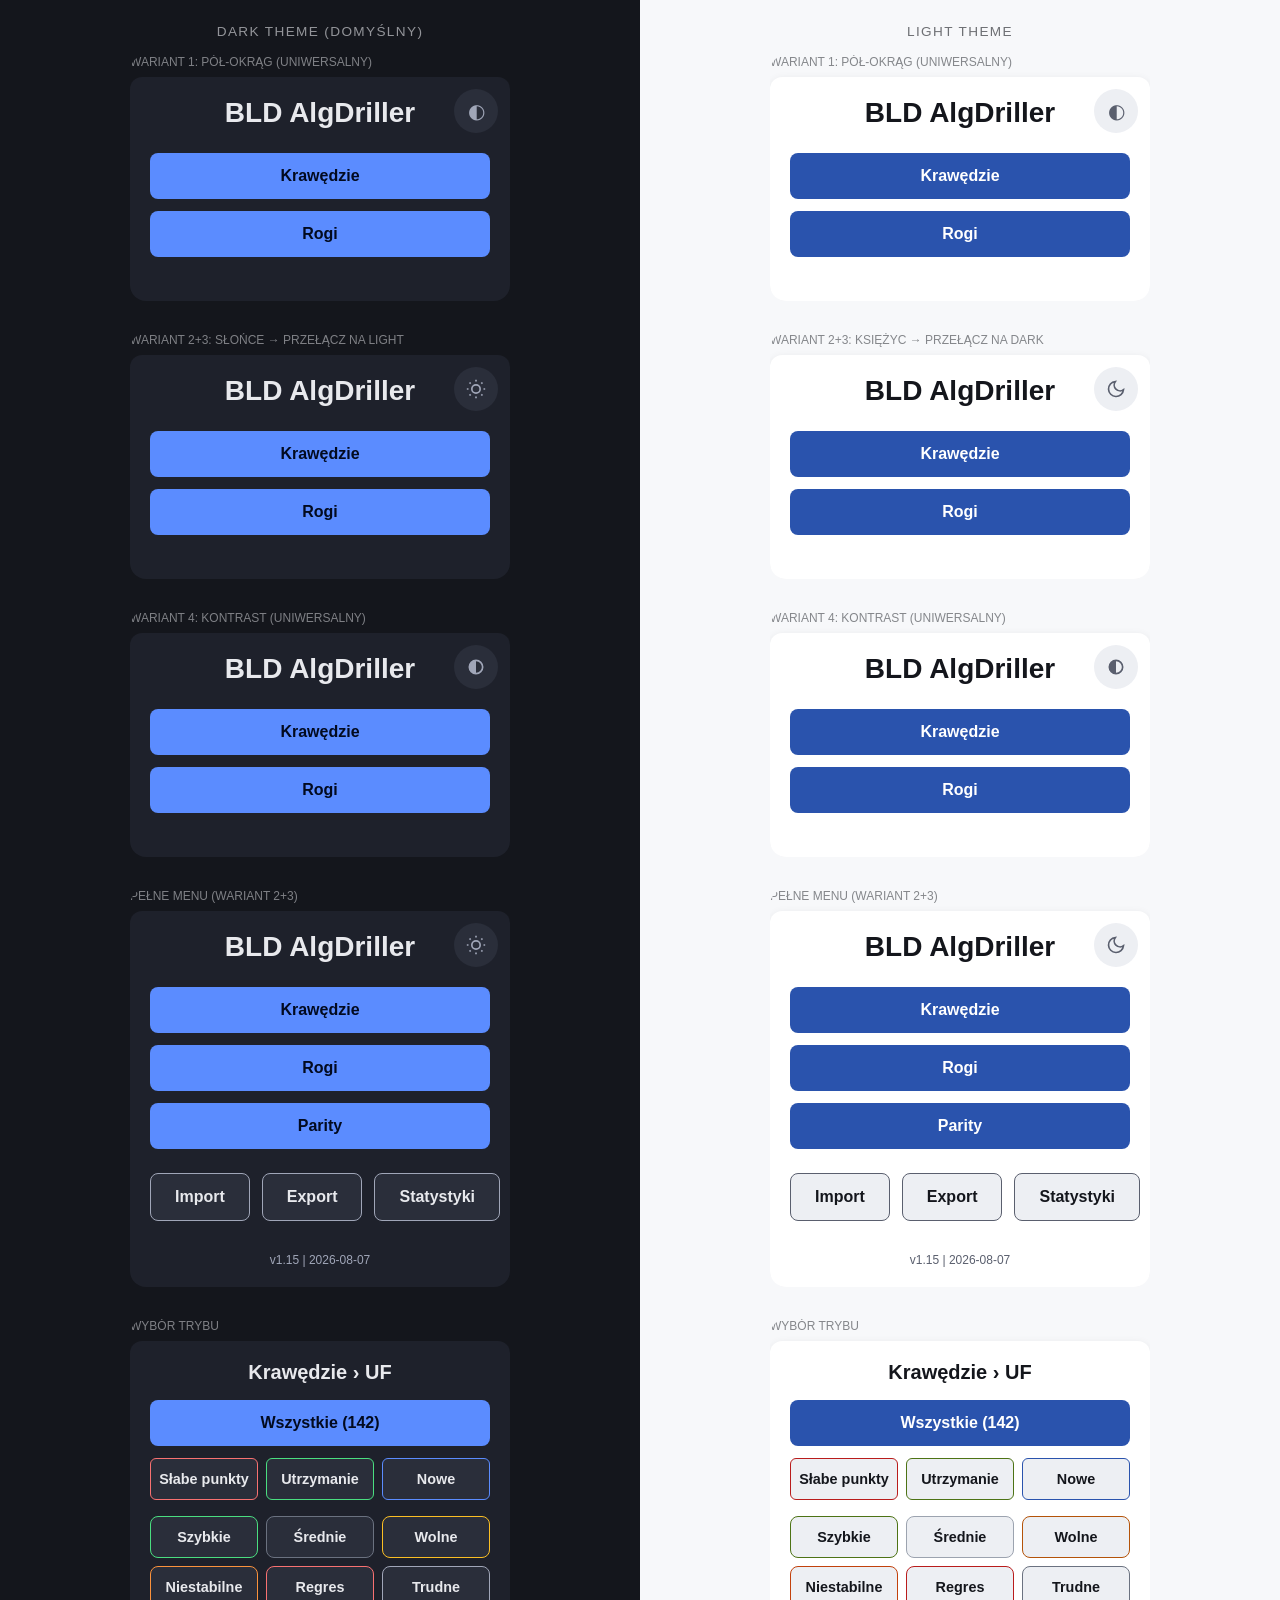
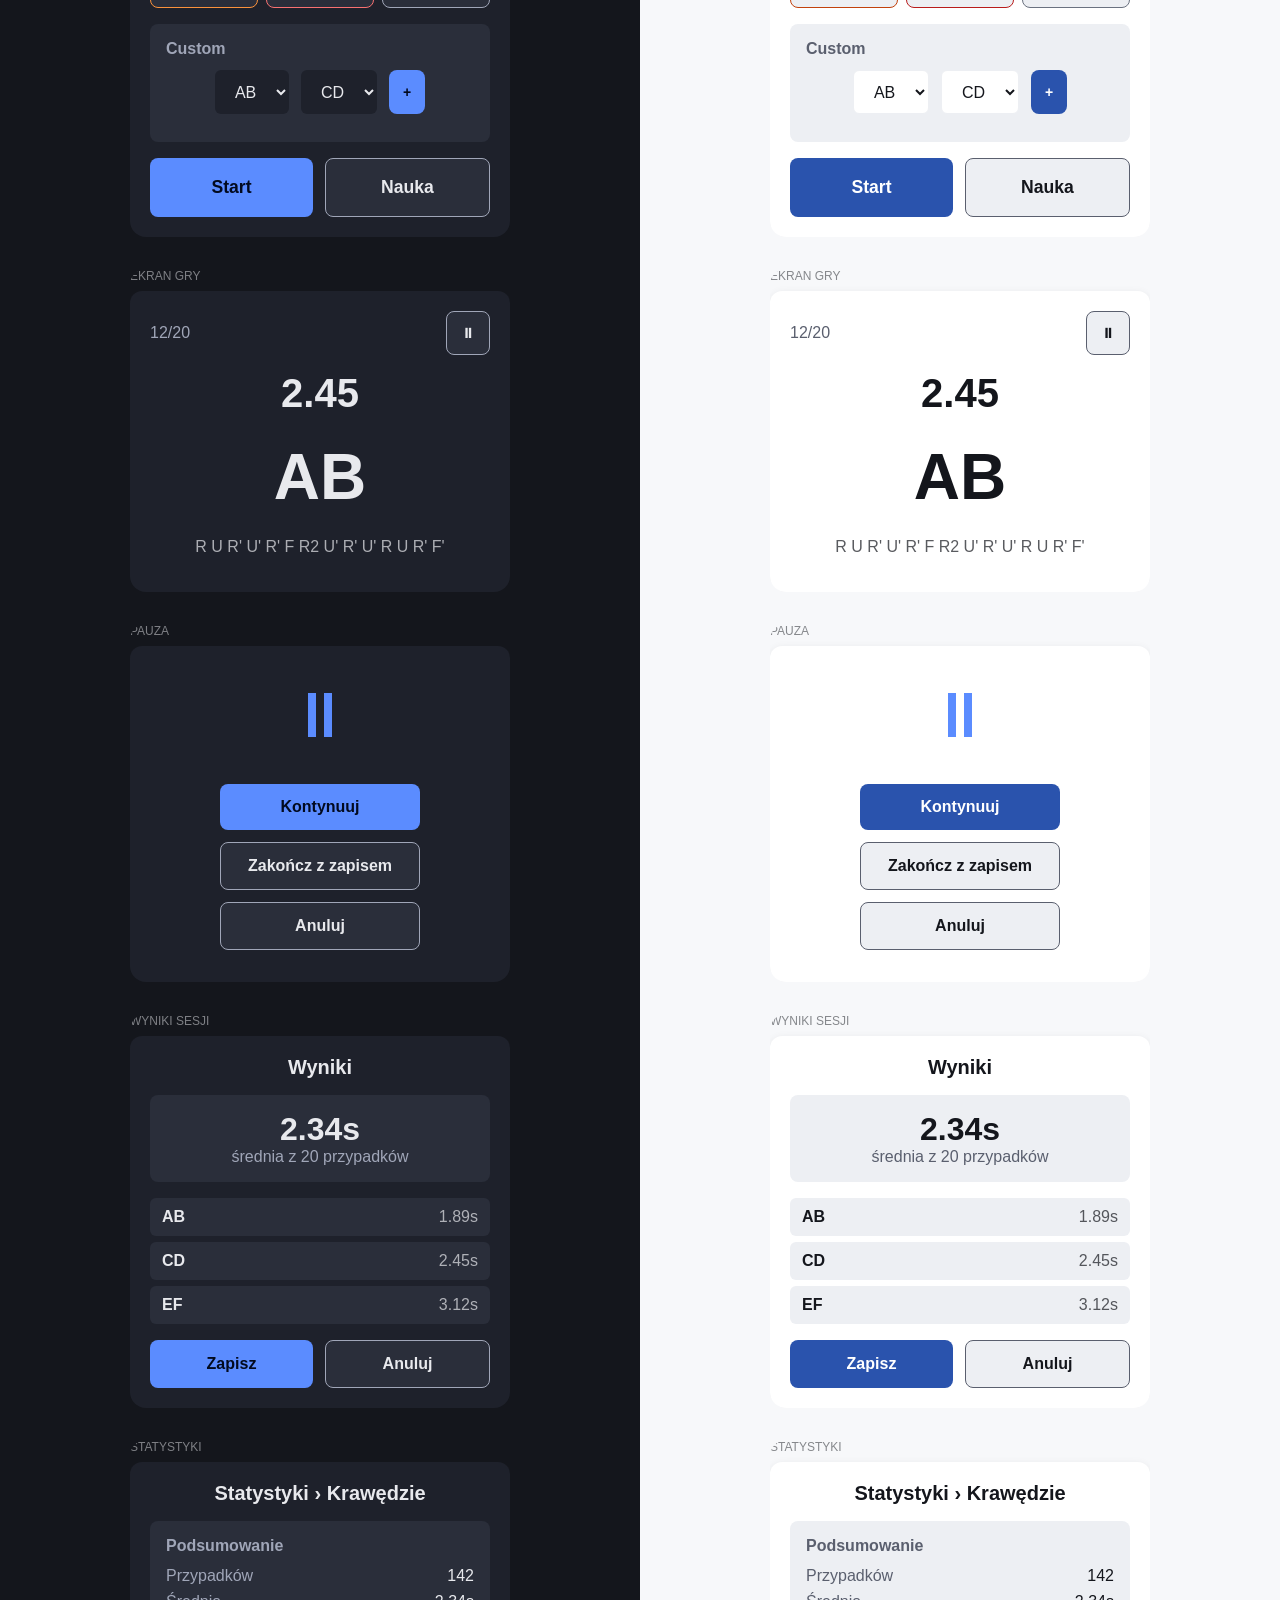
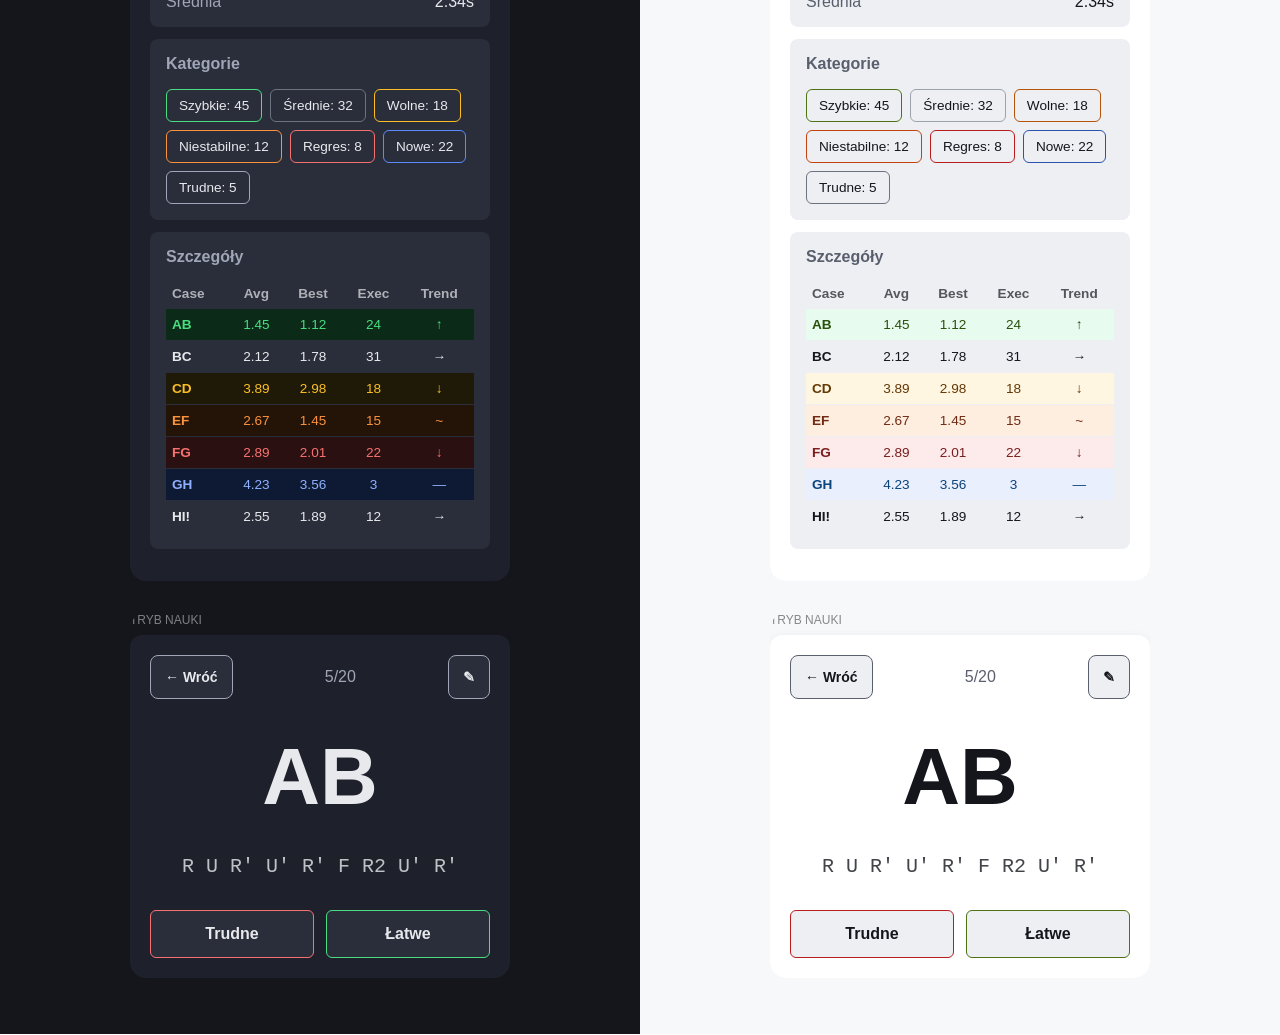
<file: color-samples.html>
<!doctype html>
<html lang="pl">
  <head>
    <meta charset="UTF-8" />
    <meta name="viewport" content="width=device-width, initial-scale=1.0" />
    <title>BLD AlgDriller - Color Samples</title>
    <style>
      * {
        box-sizing: border-box;
        margin: 0;
        padding: 0;
      }
      body {
        font-family:
          -apple-system, BlinkMacSystemFont, "Segoe UI", Roboto, sans-serif;
        display: flex;
        flex-wrap: wrap;
      }

      .theme {
        width: 50%;
        min-width: 400px;
        min-height: 100vh;
        padding: 1.5rem;
      }

      .theme-label {
        text-align: center;
        font-size: 0.85rem;
        opacity: 0.6;
        margin-bottom: 1rem;
        text-transform: uppercase;
        letter-spacing: 0.1em;
      }

      .screen {
        max-width: 380px;
        margin: 0 auto 2rem;
        border-radius: 1rem;
        overflow: hidden;
      }

      .screen-label {
        font-size: 0.75rem;
        opacity: 0.5;
        margin-bottom: 0.5rem;
        text-transform: uppercase;
      }

      .screen-content {
        padding: 1.25rem;
        border-radius: 0.75rem;
      }

      /* Buttons */
      .btn {
        padding: 0.875rem 1.5rem;
        border: none;
        border-radius: 0.5rem;
        font-size: 1rem;
        font-weight: 600;
        cursor: pointer;
        transition: all 0.2s;
      }

      .btn-small {
        padding: 0.625rem 0.875rem;
        font-size: 0.875rem;
        min-height: 2.75rem;
      }

      .btn-large {
        padding: 1.125rem 2rem;
        font-size: 1.1rem;
      }

      .menu-buttons {
        display: flex;
        flex-direction: column;
        gap: 0.75rem;
        margin-bottom: 1.5rem;
      }

      .menu-buttons.secondary {
        flex-direction: row;
      }

      .menu-buttons.secondary .btn {
        flex: 1;
      }

      /* Badges */
      .badges {
        display: flex;
        flex-wrap: wrap;
        gap: 0.5rem;
        margin-top: 1rem;
      }

      .badge {
        padding: 0.5rem 0.75rem;
        border-radius: 0.375rem;
        font-size: 0.85rem;
        font-weight: 500;
      }

      /* Mode buttons grid */
      .mode-buttons {
        display: grid;
        grid-template-columns: 1fr 1fr 1fr;
        gap: 0.5rem;
        margin-bottom: 1rem;
      }

      .mode-buttons .btn {
        padding: 0.75rem 0.5rem;
        font-size: 0.9rem;
      }

      /* Game screen */
      .game-case {
        font-size: 4rem;
        font-weight: 700;
        text-align: center;
        margin: 1.5rem 0;
      }

      .game-timer {
        font-size: 2.5rem;
        font-weight: 700;
        text-align: center;
        margin-bottom: 1rem;
      }

      .game-alg {
        text-align: center;
        font-size: 1rem;
        opacity: 0.7;
        margin-bottom: 1rem;
      }

      .game-top {
        display: flex;
        justify-content: space-between;
        align-items: center;
        margin-bottom: 1rem;
      }

      /* Results list */
      .results-list {
        margin: 1rem 0;
      }

      .result-item {
        display: flex;
        justify-content: space-between;
        align-items: center;
        padding: 0.625rem 0.75rem;
        border-radius: 0.375rem;
        margin-bottom: 0.375rem;
      }

      .result-case {
        font-weight: 600;
      }

      .result-time {
        opacity: 0.7;
      }

      /* Stats table */
      .stats-table {
        width: 100%;
        border-collapse: collapse;
        font-size: 0.85rem;
        margin-top: 0.75rem;
      }

      .stats-table th,
      .stats-table td {
        padding: 0.5rem 0.375rem;
        text-align: center;
      }

      .stats-table th {
        font-weight: 600;
        opacity: 0.7;
      }

      .stats-row td:first-child {
        text-align: left;
        font-weight: 600;
      }

      /* Header */
      h1 {
        font-size: 1.75rem;
        text-align: center;
        margin-bottom: 1.5rem;
      }

      h2 {
        font-size: 1.25rem;
        text-align: center;
        margin-bottom: 1rem;
      }

      h3 {
        font-size: 1rem;
        margin-bottom: 0.75rem;
      }

      /* Theme toggle */
      .theme-toggle {
        position: absolute;
        top: 0.75rem;
        right: 0.75rem;
        width: 2.75rem;
        height: 2.75rem;
        border-radius: 50%;
        border: none;
        cursor: pointer;
        font-size: 1.25rem;
        display: flex;
        align-items: center;
        justify-content: center;
      }

      /* Theme toggle variants preview */
      .toggle-variants {
        display: flex;
        gap: 1rem;
        justify-content: center;
        margin-top: 1rem;
        flex-wrap: wrap;
      }

      .toggle-variant {
        display: flex;
        flex-direction: column;
        align-items: center;
        gap: 0.5rem;
      }

      .toggle-variant span {
        font-size: 0.7rem;
        opacity: 0.6;
      }

      .toggle-btn {
        width: 2.75rem;
        height: 2.75rem;
        border-radius: 50%;
        border: none;
        cursor: pointer;
        display: flex;
        align-items: center;
        justify-content: center;
      }

      .dark .toggle-btn {
        background: #2a2e3a;
        color: #a0a6b8;
      }

      .light .toggle-btn {
        background: #edeff3;
        color: #5a5f6e;
      }

      .toggle-btn svg {
        width: 1.25rem;
        height: 1.25rem;
      }

      /* Section card */
      .section-card {
        padding: 1rem;
        border-radius: 0.5rem;
        margin-bottom: 0.75rem;
      }

      /* Subset custom */
      .subset-custom {
        padding: 1rem;
        border-radius: 0.5rem;
        margin-bottom: 1rem;
      }

      .target-selectors {
        display: flex;
        gap: 0.75rem;
        justify-content: center;
        margin-bottom: 0.75rem;
      }

      .target-selectors select {
        padding: 0.5rem 1rem;
        border-radius: 0.375rem;
        border: none;
        font-size: 1rem;
      }

      /* Pause overlay */
      .pause-overlay {
        display: flex;
        flex-direction: column;
        align-items: center;
        justify-content: center;
        gap: 2rem;
        padding: 2rem;
      }

      .pause-icon {
        font-size: 4rem;
      }

      .pause-buttons {
        display: flex;
        flex-direction: column;
        gap: 0.75rem;
        width: 100%;
        max-width: 200px;
      }

      /* Session summary */
      .session-summary {
        text-align: center;
        padding: 1rem;
        border-radius: 0.5rem;
        margin-bottom: 1rem;
      }

      .session-avg {
        font-size: 2rem;
        font-weight: 700;
      }

      /* Flashcard */
      .flashcard-case {
        font-size: 5rem;
        font-weight: 700;
        text-align: center;
        margin: 2rem 0;
      }

      .flashcard-alg {
        font-size: 1.25rem;
        text-align: center;
        font-family: monospace;
        opacity: 0.8;
      }

      .flashcard-buttons {
        display: flex;
        gap: 0.75rem;
        margin-top: 2rem;
      }

      .flashcard-buttons .btn {
        flex: 1;
      }

      /* ==================== DARK THEME ==================== */
      .dark {
        background: #14161c;
        color: #e8e9ed;
      }

      .dark .screen-content {
        background: #1e212b;
      }

      .dark .btn-primary {
        background: #5b8cff;
        color: #020a1f;
      }

      .dark .btn-secondary {
        background: #2a2e3a;
        color: #e8e9ed;
        border: 1px solid #a0a6b8;
      }

      .dark .theme-toggle {
        background: #2a2e3a;
        color: #a0a6b8;
      }

      .dark .section-card {
        background: #2a2e3a;
      }

      .dark .subset-custom {
        background: #2a2e3a;
      }

      .dark .target-selectors select {
        background: #1e212b;
        color: #e8e9ed;
      }

      .dark .result-item {
        background: #2a2e3a;
      }

      .dark .session-summary {
        background: #2a2e3a;
      }

      .dark .stats-row {
        border-bottom: 1px solid #2a2e3a;
      }

      .dark h3,
      .dark .text-secondary {
        color: #a0a6b8;
      }

      /* Dark badges - neutral background with colored borders */
      .dark .badge-szybkie {
        background: #2a2e3a;
        color: #e8e9ed;
        border: 1px solid #4ade80;
      }
      .dark .badge-srednie {
        background: #2a2e3a;
        color: #e8e9ed;
        border: 1px solid #6b7280;
      }
      .dark .badge-wolne {
        background: #2a2e3a;
        color: #e8e9ed;
        border: 1px solid #fbbf24;
      }
      .dark .badge-niestabilne {
        background: #2a2e3a;
        color: #e8e9ed;
        border: 1px solid #fb923c;
      }
      .dark .badge-regres {
        background: #2a2e3a;
        color: #e8e9ed;
        border: 1px solid #f87171;
      }
      .dark .badge-nowe {
        background: #2a2e3a;
        color: #e8e9ed;
        border: 1px solid #5b8cff;
      }
      .dark .badge-trudne {
        background: #2a2e3a;
        color: #e8e9ed;
        border: 1px solid #a0a6b8;
      }
      .dark .badge-weak {
        background: #2a2e3a;
        color: #e8e9ed;
        border: 1px solid #f87171;
      }
      .dark .badge-maintain {
        background: #2a2e3a;
        color: #e8e9ed;
        border: 1px solid #4ade80;
      }

      /* Dark mode buttons - neutral background with colored borders */
      .dark .btn-weak {
        background: #2a2e3a;
        color: #e8e9ed;
        border: 1px solid #f87171;
        border-radius: 6px;
        text-align: center;
      }
      .dark .btn-maintain {
        background: #2a2e3a;
        color: #e8e9ed;
        border: 1px solid #4ade80;
        border-radius: 6px;
        text-align: center;
      }
      .dark .btn-new {
        background: #2a2e3a;
        color: #e8e9ed;
        border: 1px solid #5b8cff;
        border-radius: 6px;
        text-align: center;
      }
      .dark .btn-szybkie {
        background: #2a2e3a;
        color: #e8e9ed;
        border: 1px solid #4ade80;
      }
      .dark .btn-srednie {
        background: #2a2e3a;
        color: #e8e9ed;
        border: 1px solid #6b7280;
      }
      .dark .btn-wolne {
        background: #2a2e3a;
        color: #e8e9ed;
        border: 1px solid #fbbf24;
      }
      .dark .btn-niestabilne {
        background: #2a2e3a;
        color: #e8e9ed;
        border: 1px solid #fb923c;
      }
      .dark .btn-regres {
        background: #2a2e3a;
        color: #e8e9ed;
        border: 1px solid #f87171;
      }
      .dark .btn-trudne {
        background: #2a2e3a;
        color: #e8e9ed;
        border: 1px solid #a0a6b8;
      }

      /* Dark stats row colors */
      .dark .stats-row.cat-szybkie {
        background: #0b2a18;
        color: #4ade80;
      }
      .dark .stats-row.cat-wolne {
        background: #1f1a08;
        color: #fbbf24;
      }
      .dark .stats-row.cat-niestabilne {
        background: #241407;
        color: #fb923c;
      }
      .dark .stats-row.cat-regres {
        background: #2a1010;
        color: #f87171;
      }
      .dark .stats-row.cat-nowe {
        background: #0e1a33;
        color: #8fb0ff;
      }

      /* ==================== LIGHT THEME ==================== */
      .light {
        background: #f7f8fa;
        color: #14161c;
      }

      .light .screen-content {
        background: #ffffff;
        box-shadow: 0 2px 8px rgba(0, 0, 0, 0.08);
      }

      .light .btn-primary {
        background: #2a53ad;
        color: #ffffff;
      }

      .light .btn-secondary {
        background: #edeff3;
        color: #14161c;
        border: 1px solid #5A5F6E;
      }

      .light .btn-secondary:hover {
        background: #E5E7EB;
        border-color: #14161C;
      }

      .light .theme-toggle {
        background: #edeff3;
        color: #5a5f6e;
      }

      .light .section-card {
        background: #edeff3;
      }

      .light .subset-custom {
        background: #edeff3;
      }

      .light .target-selectors select {
        background: #ffffff;
        color: #14161c;
        border: 1px solid #edeff3;
      }

      .light .result-item {
        background: #edeff3;
      }

      .light .session-summary {
        background: #edeff3;
      }

      .light .stats-row {
        border-bottom: 1px solid #edeff3;
      }

      .light h3,
      .light .text-secondary {
        color: #5a5f6e;
      }

      /* Light badges - neutral background with colored borders */
      .light .badge-szybkie {
        background: #edeff3;
        color: #14161c;
        border: 1px solid #4d7315;
      }
      .light .badge-srednie {
        background: #edeff3;
        color: #14161c;
        border: 1px solid #9ca3af;
      }
      .light .badge-wolne {
        background: #edeff3;
        color: #14161c;
        border: 1px solid #b45309;
      }
      .light .badge-niestabilne {
        background: #edeff3;
        color: #14161c;
        border: 1px solid #c2410c;
      }
      .light .badge-regres {
        background: #edeff3;
        color: #14161c;
        border: 1px solid #b91c1c;
      }
      .light .badge-nowe {
        background: #edeff3;
        color: #14161c;
        border: 1px solid #2a53ad;
      }
      .light .badge-trudne {
        background: #edeff3;
        color: #14161c;
        border: 1px solid #6b7280;
      }
      .light .badge-weak {
        background: #edeff3;
        color: #14161c;
        border: 1px solid #b91c1c;
      }
      .light .badge-maintain {
        background: #edeff3;
        color: #14161c;
        border: 1px solid #4d7315;
      }

      /* Light mode buttons - neutral background with colored borders */
      .light .btn-weak {
        background: #edeff3;
        color: #14161c;
        border: 1px solid #b91c1c;
        border-radius: 6px;
        text-align: center;
      }
      .light .btn-maintain {
        background: #edeff3;
        color: #14161c;
        border: 1px solid #4d7315;
        border-radius: 6px;
        text-align: center;
      }
      .light .btn-new {
        background: #edeff3;
        color: #14161c;
        border: 1px solid #2a53ad;
        border-radius: 6px;
        text-align: center;
      }
      .light .btn-szybkie {
        background: #edeff3;
        color: #14161c;
        border: 1px solid #4d7315;
      }
      .light .btn-srednie {
        background: #edeff3;
        color: #14161c;
        border: 1px solid #9ca3af;
      }
      .light .btn-wolne {
        background: #edeff3;
        color: #14161c;
        border: 1px solid #b45309;
      }
      .light .btn-niestabilne {
        background: #edeff3;
        color: #14161c;
        border: 1px solid #c2410c;
      }
      .light .btn-regres {
        background: #edeff3;
        color: #14161c;
        border: 1px solid #b91c1c;
      }
      .light .btn-trudne {
        background: #edeff3;
        color: #14161c;
        border: 1px solid #6b7280;
      }

      /* Light stats row colors */
      .light .stats-row.cat-szybkie {
        background: #e8fbef;
        color: #27500a;
      }
      .light .stats-row.cat-wolne {
        background: #fef6e0;
        color: #633806;
      }
      .light .stats-row.cat-niestabilne {
        background: #feeee0;
        color: #712b13;
      }
      .light .stats-row.cat-regres {
        background: #fdeaea;
        color: #791f1f;
      }
      .light .stats-row.cat-nowe {
        background: #e9effc;
        color: #0c447c;
      }

      @media (max-width: 850px) {
        .theme {
          width: 100%;
        }
      }
    </style>
  </head>
  <body>
    <!-- DARK THEME -->
    <div class="theme dark">
      <div class="theme-label">Dark Theme (domyślny)</div>

      <!-- Menu with variant 1: Pół-okrąg -->
      <div class="screen">
        <div class="screen-label">Wariant 1: Pół-okrąg (uniwersalny)</div>
        <div class="screen-content" style="position: relative">
          <button class="theme-toggle" style="font-size: 1.25rem">◐</button>
          <h1>BLD AlgDriller</h1>
          <div class="menu-buttons">
            <button class="btn btn-primary">Krawędzie</button>
            <button class="btn btn-primary">Rogi</button>
          </div>
        </div>
      </div>

      <!-- Menu with variant 2+3: Słońce (w dark) -->
      <div class="screen">
        <div class="screen-label">Wariant 2+3: Słońce → przełącz na light</div>
        <div class="screen-content" style="position: relative">
          <button class="theme-toggle">
            <svg
              viewBox="0 0 24 24"
              fill="none"
              stroke="currentColor"
              stroke-width="2"
              style="width: 1.25rem; height: 1.25rem"
            >
              <circle cx="12" cy="12" r="5" />
              <path
                d="M12 1v2M12 21v2M4.22 4.22l1.42 1.42M18.36 18.36l1.42 1.42M1 12h2M21 12h2M4.22 19.78l1.42-1.42M18.36 5.64l1.42-1.42"
              />
            </svg>
          </button>
          <h1>BLD AlgDriller</h1>
          <div class="menu-buttons">
            <button class="btn btn-primary">Krawędzie</button>
            <button class="btn btn-primary">Rogi</button>
          </div>
        </div>
      </div>

      <!-- Menu with variant 4: Kontrast -->
      <div class="screen">
        <div class="screen-label">Wariant 4: Kontrast (uniwersalny)</div>
        <div class="screen-content" style="position: relative">
          <button class="theme-toggle">
            <svg
              viewBox="0 0 24 24"
              fill="currentColor"
              style="width: 1.25rem; height: 1.25rem"
            >
              <path
                d="M12 3a9 9 0 1 0 0 18 9 9 0 0 0 0-18zm0 16V5a7 7 0 0 1 0 14z"
              />
            </svg>
          </button>
          <h1>BLD AlgDriller</h1>
          <div class="menu-buttons">
            <button class="btn btn-primary">Krawędzie</button>
            <button class="btn btn-primary">Rogi</button>
          </div>
        </div>
      </div>

      <!-- Menu Screen -->
      <div class="screen">
        <div class="screen-label">Pełne menu (wariant 2+3)</div>
        <div class="screen-content" style="position: relative">
          <button class="theme-toggle">
            <svg
              viewBox="0 0 24 24"
              fill="none"
              stroke="currentColor"
              stroke-width="2"
              style="width: 1.25rem; height: 1.25rem"
            >
              <circle cx="12" cy="12" r="5" />
              <path
                d="M12 1v2M12 21v2M4.22 4.22l1.42 1.42M18.36 18.36l1.42 1.42M1 12h2M21 12h2M4.22 19.78l1.42-1.42M18.36 5.64l1.42-1.42"
              />
            </svg>
          </button>
          <h1>BLD AlgDriller</h1>
          <div class="menu-buttons">
            <button class="btn btn-primary">Krawędzie</button>
            <button class="btn btn-primary">Rogi</button>
            <button class="btn btn-primary">Parity</button>
          </div>
          <div class="menu-buttons secondary">
            <button class="btn btn-secondary">Import</button>
            <button class="btn btn-secondary">Export</button>
            <button class="btn btn-secondary">Statystyki</button>
          </div>
          <div
            style="text-align: center; margin-top: 2rem; font-size: 0.75rem"
            class="text-secondary"
          >
            v1.15 | 2026-08-07
          </div>
        </div>
      </div>

      <!-- Subset Screen -->
      <div class="screen">
        <div class="screen-label">Wybór trybu</div>
        <div class="screen-content">
          <h2>Krawędzie › UF</h2>
          <button
            class="btn btn-primary"
            style="width: 100%; margin-bottom: 0.75rem"
          >
            Wszystkie (142)
          </button>
          <div class="mode-buttons">
            <button class="btn btn-weak">Słabe punkty</button>
            <button class="btn btn-maintain">Utrzymanie</button>
            <button class="btn btn-new">Nowe</button>
          </div>
          <div class="mode-buttons">
            <button class="btn btn-szybkie">Szybkie</button>
            <button class="btn btn-srednie">Średnie</button>
            <button class="btn btn-wolne">Wolne</button>
            <button class="btn btn-niestabilne">Niestabilne</button>
            <button class="btn btn-regres">Regres</button>
            <button class="btn btn-trudne">Trudne</button>
          </div>
          <div class="subset-custom">
            <h3>Custom</h3>
            <div class="target-selectors">
              <select>
                <option>AB</option>
              </select>
              <select>
                <option>CD</option>
              </select>
              <button class="btn btn-small btn-primary">+</button>
            </div>
          </div>
          <div style="display: flex; gap: 0.75rem">
            <button class="btn btn-primary btn-large" style="flex: 1">
              Start
            </button>
            <button class="btn btn-secondary btn-large" style="flex: 1">
              Nauka
            </button>
          </div>
        </div>
      </div>

      <!-- Game Screen -->
      <div class="screen">
        <div class="screen-label">Ekran gry</div>
        <div class="screen-content">
          <div class="game-top">
            <span class="text-secondary">12/20</span>
            <button class="btn btn-small btn-secondary">⏸</button>
          </div>
          <div class="game-timer">2.45</div>
          <div class="game-case">AB</div>
          <div class="game-alg">R U R' U' R' F R2 U' R' U' R U R' F'</div>
        </div>
      </div>

      <!-- Pause Overlay -->
      <div class="screen">
        <div class="screen-label">Pauza</div>
        <div class="screen-content pause-overlay">
          <div class="pause-icon" style="color: #5b8cff">⏸</div>
          <div class="pause-buttons">
            <button class="btn btn-primary">Kontynuuj</button>
            <button class="btn btn-secondary">Zakończ z zapisem</button>
            <button class="btn btn-secondary">Anuluj</button>
          </div>
        </div>
      </div>

      <!-- Results Screen -->
      <div class="screen">
        <div class="screen-label">Wyniki sesji</div>
        <div class="screen-content">
          <h2>Wyniki</h2>
          <div class="session-summary">
            <div class="session-avg">2.34s</div>
            <div class="text-secondary">średnia z 20 przypadków</div>
          </div>
          <div class="results-list">
            <div class="result-item">
              <span class="result-case">AB</span>
              <span class="result-time">1.89s</span>
            </div>
            <div class="result-item">
              <span class="result-case">CD</span>
              <span class="result-time">2.45s</span>
            </div>
            <div class="result-item">
              <span class="result-case">EF</span>
              <span class="result-time">3.12s</span>
            </div>
          </div>
          <div style="display: flex; gap: 0.75rem">
            <button class="btn btn-primary" style="flex: 1">Zapisz</button>
            <button class="btn btn-secondary" style="flex: 1">Anuluj</button>
          </div>
        </div>
      </div>

      <!-- Stats Screen -->
      <div class="screen">
        <div class="screen-label">Statystyki</div>
        <div class="screen-content">
          <h2>Statystyki › Krawędzie</h2>
          <div class="section-card">
            <h3>Podsumowanie</h3>
            <div
              style="
                display: flex;
                justify-content: space-between;
                margin-bottom: 0.5rem;
              "
            >
              <span class="text-secondary">Przypadków</span>
              <span>142</span>
            </div>
            <div style="display: flex; justify-content: space-between">
              <span class="text-secondary">Średnia</span>
              <span>2.34s</span>
            </div>
          </div>
          <div class="section-card">
            <h3>Kategorie</h3>
            <div class="badges">
              <span class="badge badge-szybkie">Szybkie: 45</span>
              <span class="badge badge-srednie">Średnie: 32</span>
              <span class="badge badge-wolne">Wolne: 18</span>
              <span class="badge badge-niestabilne">Niestabilne: 12</span>
              <span class="badge badge-regres">Regres: 8</span>
              <span class="badge badge-nowe">Nowe: 22</span>
              <span class="badge badge-trudne">Trudne: 5</span>
            </div>
          </div>
          <div class="section-card">
            <h3>Szczegóły</h3>
            <table class="stats-table">
              <thead>
                <tr>
                  <th style="text-align: left">Case</th>
                  <th>Avg</th>
                  <th>Best</th>
                  <th>Exec</th>
                  <th>Trend</th>
                </tr>
              </thead>
              <tbody>
                <tr class="stats-row cat-szybkie">
                  <td>AB</td>
                  <td>1.45</td>
                  <td>1.12</td>
                  <td>24</td>
                  <td>↑</td>
                </tr>
                <tr class="stats-row cat-srednie">
                  <td>BC</td>
                  <td>2.12</td>
                  <td>1.78</td>
                  <td>31</td>
                  <td>→</td>
                </tr>
                <tr class="stats-row cat-wolne">
                  <td>CD</td>
                  <td>3.89</td>
                  <td>2.98</td>
                  <td>18</td>
                  <td>↓</td>
                </tr>
                <tr class="stats-row cat-niestabilne">
                  <td>EF</td>
                  <td>2.67</td>
                  <td>1.45</td>
                  <td>15</td>
                  <td>~</td>
                </tr>
                <tr class="stats-row cat-regres">
                  <td>FG</td>
                  <td>2.89</td>
                  <td>2.01</td>
                  <td>22</td>
                  <td>↓</td>
                </tr>
                <tr class="stats-row cat-nowe">
                  <td>GH</td>
                  <td>4.23</td>
                  <td>3.56</td>
                  <td>3</td>
                  <td>—</td>
                </tr>
                <tr class="stats-row">
                  <td>HI!</td>
                  <td>2.55</td>
                  <td>1.89</td>
                  <td>12</td>
                  <td>→</td>
                </tr>
              </tbody>
            </table>
          </div>
        </div>
      </div>

      <!-- Flashcard Screen -->
      <div class="screen">
        <div class="screen-label">Tryb nauki</div>
        <div class="screen-content">
          <div class="game-top">
            <button class="btn btn-small btn-secondary">← Wróć</button>
            <span class="text-secondary">5/20</span>
            <button class="btn btn-small btn-secondary">✎</button>
          </div>
          <div class="flashcard-case">AB</div>
          <div class="flashcard-alg">R U R' U' R' F R2 U' R'</div>
          <div class="flashcard-buttons">
            <button class="btn btn-weak">Trudne</button>
            <button class="btn btn-maintain">Łatwe</button>
          </div>
        </div>
      </div>
    </div>

    <!-- LIGHT THEME -->
    <div class="theme light">
      <div class="theme-label">Light Theme</div>

      <!-- Menu with variant 1: Pół-okrąg -->
      <div class="screen">
        <div class="screen-label">Wariant 1: Pół-okrąg (uniwersalny)</div>
        <div class="screen-content" style="position: relative">
          <button class="theme-toggle" style="font-size: 1.25rem">◐</button>
          <h1>BLD AlgDriller</h1>
          <div class="menu-buttons">
            <button class="btn btn-primary">Krawędzie</button>
            <button class="btn btn-primary">Rogi</button>
          </div>
        </div>
      </div>

      <!-- Menu with variant 2+3: Księżyc (w light) -->
      <div class="screen">
        <div class="screen-label">Wariant 2+3: Księżyc → przełącz na dark</div>
        <div class="screen-content" style="position: relative">
          <button class="theme-toggle">
            <svg
              viewBox="0 0 24 24"
              fill="none"
              stroke="currentColor"
              stroke-width="2"
              style="width: 1.25rem; height: 1.25rem"
            >
              <path d="M21 12.79A9 9 0 1 1 11.21 3 7 7 0 0 0 21 12.79z" />
            </svg>
          </button>
          <h1>BLD AlgDriller</h1>
          <div class="menu-buttons">
            <button class="btn btn-primary">Krawędzie</button>
            <button class="btn btn-primary">Rogi</button>
          </div>
        </div>
      </div>

      <!-- Menu with variant 4: Kontrast -->
      <div class="screen">
        <div class="screen-label">Wariant 4: Kontrast (uniwersalny)</div>
        <div class="screen-content" style="position: relative">
          <button class="theme-toggle">
            <svg
              viewBox="0 0 24 24"
              fill="currentColor"
              style="width: 1.25rem; height: 1.25rem"
            >
              <path
                d="M12 3a9 9 0 1 0 0 18 9 9 0 0 0 0-18zm0 16V5a7 7 0 0 1 0 14z"
              />
            </svg>
          </button>
          <h1>BLD AlgDriller</h1>
          <div class="menu-buttons">
            <button class="btn btn-primary">Krawędzie</button>
            <button class="btn btn-primary">Rogi</button>
          </div>
        </div>
      </div>

      <!-- Menu Screen -->
      <div class="screen">
        <div class="screen-label">Pełne menu (wariant 2+3)</div>
        <div class="screen-content" style="position: relative">
          <button class="theme-toggle">
            <svg
              viewBox="0 0 24 24"
              fill="none"
              stroke="currentColor"
              stroke-width="2"
              style="width: 1.25rem; height: 1.25rem"
            >
              <path d="M21 12.79A9 9 0 1 1 11.21 3 7 7 0 0 0 21 12.79z" />
            </svg>
          </button>
          <h1>BLD AlgDriller</h1>
          <div class="menu-buttons">
            <button class="btn btn-primary">Krawędzie</button>
            <button class="btn btn-primary">Rogi</button>
            <button class="btn btn-primary">Parity</button>
          </div>
          <div class="menu-buttons secondary">
            <button class="btn btn-secondary">Import</button>
            <button class="btn btn-secondary">Export</button>
            <button class="btn btn-secondary">Statystyki</button>
          </div>
          <div
            style="text-align: center; margin-top: 2rem; font-size: 0.75rem"
            class="text-secondary"
          >
            v1.15 | 2026-08-07
          </div>
        </div>
      </div>

      <!-- Subset Screen -->
      <div class="screen">
        <div class="screen-label">Wybór trybu</div>
        <div class="screen-content">
          <h2>Krawędzie › UF</h2>
          <button
            class="btn btn-primary"
            style="width: 100%; margin-bottom: 0.75rem"
          >
            Wszystkie (142)
          </button>
          <div class="mode-buttons">
            <button class="btn btn-weak">Słabe punkty</button>
            <button class="btn btn-maintain">Utrzymanie</button>
            <button class="btn btn-new">Nowe</button>
          </div>
          <div class="mode-buttons">
            <button class="btn btn-szybkie">Szybkie</button>
            <button class="btn btn-srednie">Średnie</button>
            <button class="btn btn-wolne">Wolne</button>
            <button class="btn btn-niestabilne">Niestabilne</button>
            <button class="btn btn-regres">Regres</button>
            <button class="btn btn-trudne">Trudne</button>
          </div>
          <div class="subset-custom">
            <h3>Custom</h3>
            <div class="target-selectors">
              <select>
                <option>AB</option>
              </select>
              <select>
                <option>CD</option>
              </select>
              <button class="btn btn-small btn-primary">+</button>
            </div>
          </div>
          <div style="display: flex; gap: 0.75rem">
            <button class="btn btn-primary btn-large" style="flex: 1">
              Start
            </button>
            <button class="btn btn-secondary btn-large" style="flex: 1">
              Nauka
            </button>
          </div>
        </div>
      </div>

      <!-- Game Screen -->
      <div class="screen">
        <div class="screen-label">Ekran gry</div>
        <div class="screen-content">
          <div class="game-top">
            <span class="text-secondary">12/20</span>
            <button class="btn btn-small btn-secondary">⏸</button>
          </div>
          <div class="game-timer">2.45</div>
          <div class="game-case">AB</div>
          <div class="game-alg">R U R' U' R' F R2 U' R' U' R U R' F'</div>
        </div>
      </div>

      <!-- Pause Overlay -->
      <div class="screen">
        <div class="screen-label">Pauza</div>
        <div class="screen-content pause-overlay">
          <div class="pause-icon" style="color: #5b8cff">⏸</div>
          <div class="pause-buttons">
            <button class="btn btn-primary">Kontynuuj</button>
            <button class="btn btn-secondary">Zakończ z zapisem</button>
            <button class="btn btn-secondary">Anuluj</button>
          </div>
        </div>
      </div>

      <!-- Results Screen -->
      <div class="screen">
        <div class="screen-label">Wyniki sesji</div>
        <div class="screen-content">
          <h2>Wyniki</h2>
          <div class="session-summary">
            <div class="session-avg">2.34s</div>
            <div class="text-secondary">średnia z 20 przypadków</div>
          </div>
          <div class="results-list">
            <div class="result-item">
              <span class="result-case">AB</span>
              <span class="result-time">1.89s</span>
            </div>
            <div class="result-item">
              <span class="result-case">CD</span>
              <span class="result-time">2.45s</span>
            </div>
            <div class="result-item">
              <span class="result-case">EF</span>
              <span class="result-time">3.12s</span>
            </div>
          </div>
          <div style="display: flex; gap: 0.75rem">
            <button class="btn btn-primary" style="flex: 1">Zapisz</button>
            <button class="btn btn-secondary" style="flex: 1">Anuluj</button>
          </div>
        </div>
      </div>

      <!-- Stats Screen -->
      <div class="screen">
        <div class="screen-label">Statystyki</div>
        <div class="screen-content">
          <h2>Statystyki › Krawędzie</h2>
          <div class="section-card">
            <h3>Podsumowanie</h3>
            <div
              style="
                display: flex;
                justify-content: space-between;
                margin-bottom: 0.5rem;
              "
            >
              <span class="text-secondary">Przypadków</span>
              <span>142</span>
            </div>
            <div style="display: flex; justify-content: space-between">
              <span class="text-secondary">Średnia</span>
              <span>2.34s</span>
            </div>
          </div>
          <div class="section-card">
            <h3>Kategorie</h3>
            <div class="badges">
              <span class="badge badge-szybkie">Szybkie: 45</span>
              <span class="badge badge-srednie">Średnie: 32</span>
              <span class="badge badge-wolne">Wolne: 18</span>
              <span class="badge badge-niestabilne">Niestabilne: 12</span>
              <span class="badge badge-regres">Regres: 8</span>
              <span class="badge badge-nowe">Nowe: 22</span>
              <span class="badge badge-trudne">Trudne: 5</span>
            </div>
          </div>
          <div class="section-card">
            <h3>Szczegóły</h3>
            <table class="stats-table">
              <thead>
                <tr>
                  <th style="text-align: left">Case</th>
                  <th>Avg</th>
                  <th>Best</th>
                  <th>Exec</th>
                  <th>Trend</th>
                </tr>
              </thead>
              <tbody>
                <tr class="stats-row cat-szybkie">
                  <td>AB</td>
                  <td>1.45</td>
                  <td>1.12</td>
                  <td>24</td>
                  <td>↑</td>
                </tr>
                <tr class="stats-row cat-srednie">
                  <td>BC</td>
                  <td>2.12</td>
                  <td>1.78</td>
                  <td>31</td>
                  <td>→</td>
                </tr>
                <tr class="stats-row cat-wolne">
                  <td>CD</td>
                  <td>3.89</td>
                  <td>2.98</td>
                  <td>18</td>
                  <td>↓</td>
                </tr>
                <tr class="stats-row cat-niestabilne">
                  <td>EF</td>
                  <td>2.67</td>
                  <td>1.45</td>
                  <td>15</td>
                  <td>~</td>
                </tr>
                <tr class="stats-row cat-regres">
                  <td>FG</td>
                  <td>2.89</td>
                  <td>2.01</td>
                  <td>22</td>
                  <td>↓</td>
                </tr>
                <tr class="stats-row cat-nowe">
                  <td>GH</td>
                  <td>4.23</td>
                  <td>3.56</td>
                  <td>3</td>
                  <td>—</td>
                </tr>
                <tr class="stats-row">
                  <td>HI!</td>
                  <td>2.55</td>
                  <td>1.89</td>
                  <td>12</td>
                  <td>→</td>
                </tr>
              </tbody>
            </table>
          </div>
        </div>
      </div>

      <!-- Flashcard Screen -->
      <div class="screen">
        <div class="screen-label">Tryb nauki</div>
        <div class="screen-content">
          <div class="game-top">
            <button class="btn btn-small btn-secondary">← Wróć</button>
            <span class="text-secondary">5/20</span>
            <button class="btn btn-small btn-secondary">✎</button>
          </div>
          <div class="flashcard-case">AB</div>
          <div class="flashcard-alg">R U R' U' R' F R2 U' R'</div>
          <div class="flashcard-buttons">
            <button class="btn btn-weak">Trudne</button>
            <button class="btn btn-maintain">Łatwe</button>
          </div>
        </div>
      </div>
    </div>
  </body>
</html>
</file>
